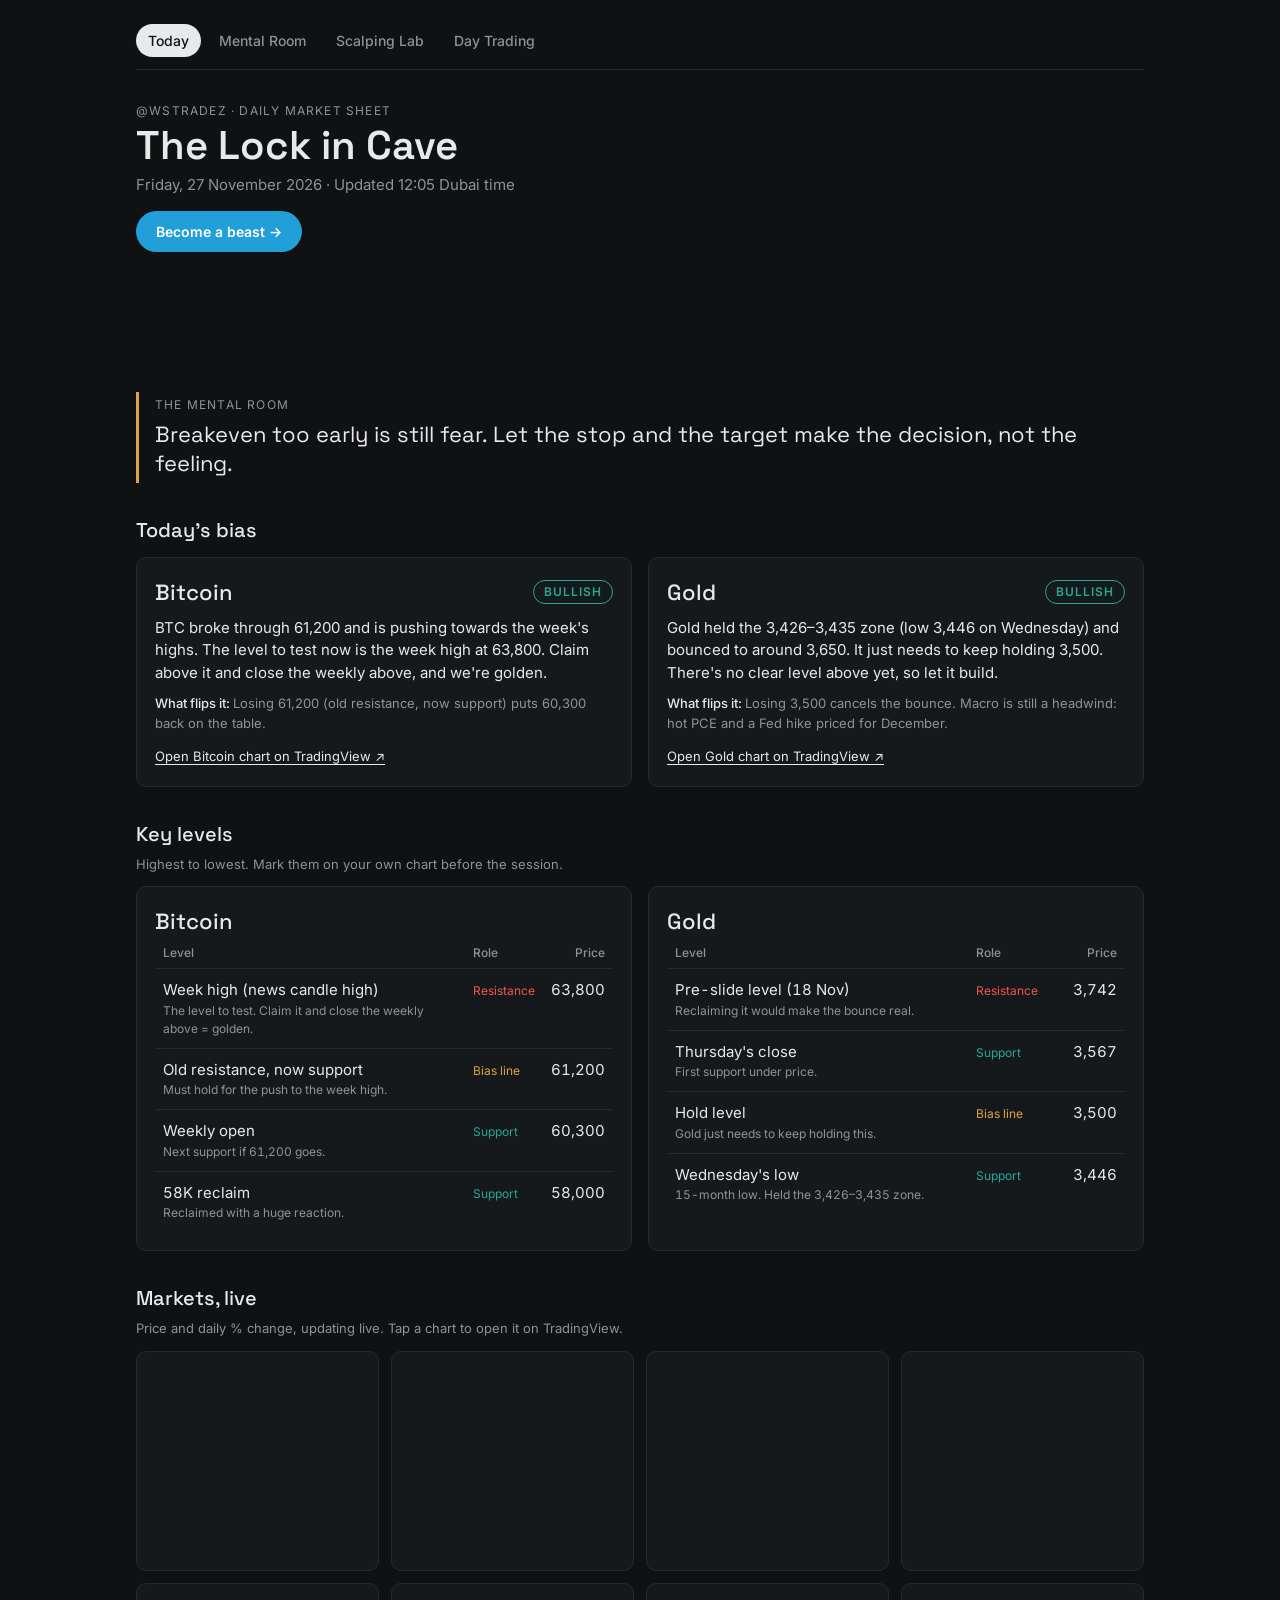
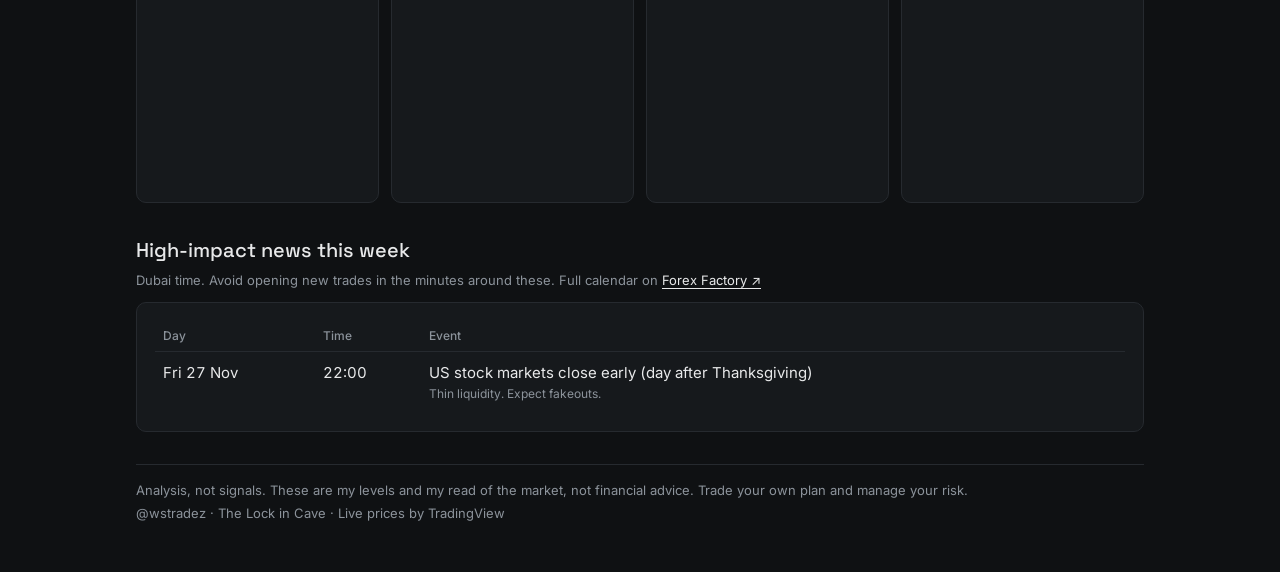
<file: index.html>
<!doctype html>
<html lang="en">
<head>
<meta charset="utf-8">
<meta name="viewport" content="width=device-width, initial-scale=1">
<title>The Lock in Cave</title>
<meta name="description" content="Daily market sheet by @wstradez: live prices, BTC and gold levels and bias. Analysis, not signals.">
<link rel="preconnect" href="https://fonts.googleapis.com">
<link href="https://fonts.googleapis.com/css2?family=Inter:wght@400;500;600&family=Space+Grotesk:wght@500;600&display=swap" rel="stylesheet">
<style>
  :root{
    --bg:#0f1113; --panel:#16191c; --line:#262a2f; --fg:#e8e9ea; --muted:#8c939b;
    --up:#26a69a; --down:#ef5350; --warn:#d9a441;
    --display:"Space Grotesk",system-ui,sans-serif; --body:"Inter",system-ui,sans-serif;
  }
  *{box-sizing:border-box}
  body{margin:0;background:var(--bg);color:var(--fg);font:15px/1.5 var(--body)}
  .wrap{max-width:1040px;margin:0 auto;padding:24px max(16px,env(safe-area-inset-left)) 48px max(16px,env(safe-area-inset-right));display:grid;gap:32px}
  .kicker{font-size:12px;letter-spacing:.1em;text-transform:uppercase;color:var(--muted)}
  h1{font-family:var(--display);font-weight:600;font-size:clamp(28px,5vw,40px);margin:4px 0 0;line-height:1.1}
  .sub{color:var(--muted);margin:6px 0 0}
  h2{font-family:var(--display);font-weight:500;font-size:20px;margin:0 0 12px}
  .note{color:var(--muted);font-size:13px;margin:-6px 0 12px}
  .grid{display:grid;gap:16px;grid-template-columns:repeat(auto-fit,minmax(280px,1fr))}
  .card{background:var(--panel);border:1px solid var(--line);border-radius:10px;padding:18px;min-width:0}
  .top{display:flex;justify-content:space-between;align-items:center;gap:8px;margin-bottom:8px}
  .asset{font-family:var(--display);font-size:22px;font-weight:500}
  .pill{font-size:12px;font-weight:600;letter-spacing:.08em;text-transform:uppercase;padding:2px 10px;border-radius:999px;border:1px solid currentColor}
  .bull{color:var(--up)} .bear{color:var(--down)} .neutral{color:var(--muted)}
  .read{margin:0 0 10px}
  .flip{margin:0 0 12px;font-size:13px;color:var(--muted)} .flip b{color:var(--fg);font-weight:500}
  a{color:var(--fg);text-underline-offset:3px}
  .small{font-size:13px}
  table{width:100%;border-collapse:collapse;font-variant-numeric:tabular-nums}
  th{text-align:left;font-size:12px;font-weight:500;color:var(--muted);padding:6px 8px;border-bottom:1px solid var(--line)}
  td{padding:10px 8px;border-bottom:1px solid var(--line);vertical-align:top}
  tr:last-child td{border-bottom:0}
  .num{text-align:right;white-space:nowrap}
  .lnote{color:var(--muted);font-size:12px}
  .role{font-size:12px;white-space:nowrap}
  .r-res{color:var(--down)} .r-sup{color:var(--up)} .r-bias{color:var(--warn)} .r-tgt{color:var(--muted)}
  .tv{min-height:76px}
  .minis{display:grid;gap:12px;grid-template-columns:repeat(auto-fit,minmax(220px,1fr))}
  .mini{background:var(--panel);border:1px solid var(--line);border-radius:10px;overflow:hidden;min-height:220px}
  .scroll{overflow-x:auto}
  .tg{display:inline-block;margin-top:14px;padding:10px 20px;border-radius:999px;background:#229ED9;color:#fff;text-decoration:none;font-weight:600;font-size:14px}
  .tg-sub{font-size:12px;font-weight:500;opacity:.85;letter-spacing:.04em;text-transform:uppercase}
  .tg:hover{filter:brightness(1.1)}
  [hidden]{display:none!important}
  .mental{border-left:3px solid var(--warn);padding:4px 0 4px 16px}
  .mental p{font-family:var(--display);font-size:clamp(18px,3vw,22px);margin:6px 0 0;line-height:1.35}
  .nav{display:flex;gap:6px;flex-wrap:wrap;border-bottom:1px solid var(--line);padding-bottom:12px}
  .nav a{color:var(--muted);text-decoration:none;font-size:14px;font-weight:500;padding:6px 12px;border-radius:999px}
  .nav a:hover{color:var(--fg)}
  .nav a[aria-current="page"]{color:var(--bg);background:var(--fg)}
  footer{border-top:1px solid var(--line);padding-top:16px;color:var(--muted);font-size:13px;display:grid;gap:4px}
  footer p{margin:0}
</style>
</head>
<body>

<!-- ============ DAILY UPDATE: edit only this block ============ -->
<script src="data/daily.js"></script>
<!-- ============ END DAILY UPDATE ============ -->

<div class="wrap">
  <nav class="nav" aria-label="Sections"><a href="index.html" aria-current="page">Today</a><a href="mental.html">Mental Room</a><a href="scalping.html">Scalping Lab</a><a href="day-trading.html">Day Trading</a></nav>
  <header>
    <div class="kicker">@wstradez · Daily market sheet</div>
    <h1>The Lock in Cave</h1>
    <p class="sub"><span id="date"></span> · <span id="updated"></span></p>
    <a class="tg" id="tg" href="#" target="_blank" rel="noopener" hidden>Become a beast →</a>
  </header>

  <!-- Live ticker tape (TradingView) -->
  <div class="tv">
    <div class="tradingview-widget-container"><div class="tradingview-widget-container__widget"></div>
    <script type="text/javascript" src="https://s3.tradingview.com/external-embedding/embed-widget-ticker-tape.js" async>
    {"symbols":[
      {"proName":"BITSTAMP:BTCUSD","title":"Bitcoin"},
      {"proName":"OANDA:XAUUSD","title":"Gold"},
      {"proName":"FOREXCOM:NSXUSD","title":"Nasdaq 100"},
      {"proName":"AMEX:SPY","title":"SPY"},
      {"proName":"CAPITALCOM:DXY","title":"DXY"}],
     "showSymbolLogo":true,"isTransparent":true,"displayMode":"adaptive","colorTheme":"dark","locale":"en"}
    </script></div>
  </div>

  <section class="mental">
    <div class="kicker">The mental room</div>
    <p id="mental"></p>
  </section>

  <section>
    <h2>Today's bias</h2>
    <div class="grid" id="focus"></div>
  </section>

  <section>
    <h2>Key levels</h2>
    <p class="note">Highest to lowest. Mark them on your own chart before the session.</p>
    <div class="grid" id="levels"></div>
  </section>

  <section>
    <h2>Markets, live</h2>
    <p class="note">Price and daily % change, updating live. Tap a chart to open it on TradingView.</p>
    <div class="minis" id="minis"></div>
  </section>

  <section>
    <h2>High-impact news this week</h2>
    <p class="note">Dubai time. Avoid opening new trades in the minutes around these. Full calendar on <a href="https://www.forexfactory.com/calendar" target="_blank" rel="noopener">Forex Factory ↗</a></p>
    <div class="card scroll"><table><thead><tr><th>Day</th><th>Time</th><th>Event</th></tr></thead><tbody id="news"></tbody></table></div>
  </section>

  <footer>
    <p>Analysis, not signals. These are my levels and my read of the market, not financial advice. Trade your own plan and manage your risk.</p>
    <p>@wstradez · The Lock in Cave · Live prices by TradingView</p>
  </footer>
</div>

<script>
(function(){
  const D = window.DAILY;
  const el = (t, cls, txt) => { const e = document.createElement(t); if (cls) e.className = cls; if (txt != null) e.textContent = txt; return e; };
  const fmt = n => Number(n).toLocaleString("en-US");
  const biasCls = b => /^bull/i.test(b) ? "bull" : /^bear/i.test(b) ? "bear" : "neutral";
  const roleCls = r => /^res/i.test(r) ? "r-res" : /^sup/i.test(r) ? "r-sup" : /^bias/i.test(r) ? "r-bias" : "r-tgt";

  document.getElementById("date").textContent = D.date;
  document.getElementById("updated").textContent = D.updated ? "Updated " + D.updated : "";
  const tg = document.getElementById("tg");
  if (/^https:\/\/t\.me\//.test(D.telegram || "")) { tg.href = D.telegram; tg.hidden = false; }
  document.getElementById("mental").textContent = D.mental || "";

  const F = document.getElementById("focus");
  D.focus.forEach(f => {
    const c = el("article","card"), top = el("div","top");
    top.append(el("span","asset",f.asset), el("span","pill "+biasCls(f.bias), f.bias));
    const flip = el("p","flip"); flip.append(el("b",null,"What flips it: "), document.createTextNode(f.flip));
    const a = el("a","small","Open "+f.asset+" chart on TradingView ↗"); a.href=f.chart; a.target="_blank"; a.rel="noopener";
    c.append(top, el("p","read",f.read), flip, a); F.append(c);
  });

  const L = document.getElementById("levels");
  Object.entries(D.levels).forEach(([asset, rows]) => {
    const c = el("div","card"); c.append(el("div","asset",asset));
    const wrap = el("div","scroll"), t = el("table"), tb = el("tbody");
    t.innerHTML = "<thead><tr><th>Level</th><th>Role</th><th class='num'>Price</th></tr></thead>";
    rows.slice().sort((a,b)=>b.price-a.price).forEach(r => {
      const tr = el("tr"), td1 = el("td");
      td1.append(el("div",null,r.level), el("div","lnote",r.note));
      const td2 = el("td"); td2.append(el("span","role "+roleCls(r.role), r.role));
      tr.append(td1, td2, el("td","num",fmt(r.price))); tb.append(tr);
    });
    t.append(tb); wrap.append(t); c.append(wrap); L.append(c);
  });

  const N = document.getElementById("news");
  D.news.forEach(n => {
    const tr = el("tr"), td = el("td");
    td.append(el("div",null,n.event)); if (n.note) td.append(el("div","lnote",n.note));
    tr.append(el("td",null,n.day), el("td",null,n.time), td); N.append(tr);
  });

  // Live mini charts (TradingView)
  const M = document.getElementById("minis");
  [["BITSTAMP:BTCUSD"],["BITSTAMP:ETHUSD"],["BYBIT:HYPEUSDT"],["OANDA:XAUUSD"],["FOREXCOM:NSXUSD"],["FOREXCOM:SPXUSD"],["NASDAQ:NVDA"],["CAPITALCOM:DXY"]].forEach(([sym]) => {
    const box = el("div","mini tradingview-widget-container"); box.append(el("div","tradingview-widget-container__widget"));
    const s = document.createElement("script");
    s.src = "https://s3.tradingview.com/external-embedding/embed-widget-mini-symbol-overview.js"; s.async = true;
    s.text = JSON.stringify({symbol:sym,width:"100%",height:220,locale:"en",dateRange:"1D",colorTheme:"dark",isTransparent:true,autosize:false,largeChartUrl:""});
    box.append(s); M.append(box);
  });
})();
</script>
</body>
</html>
</file>
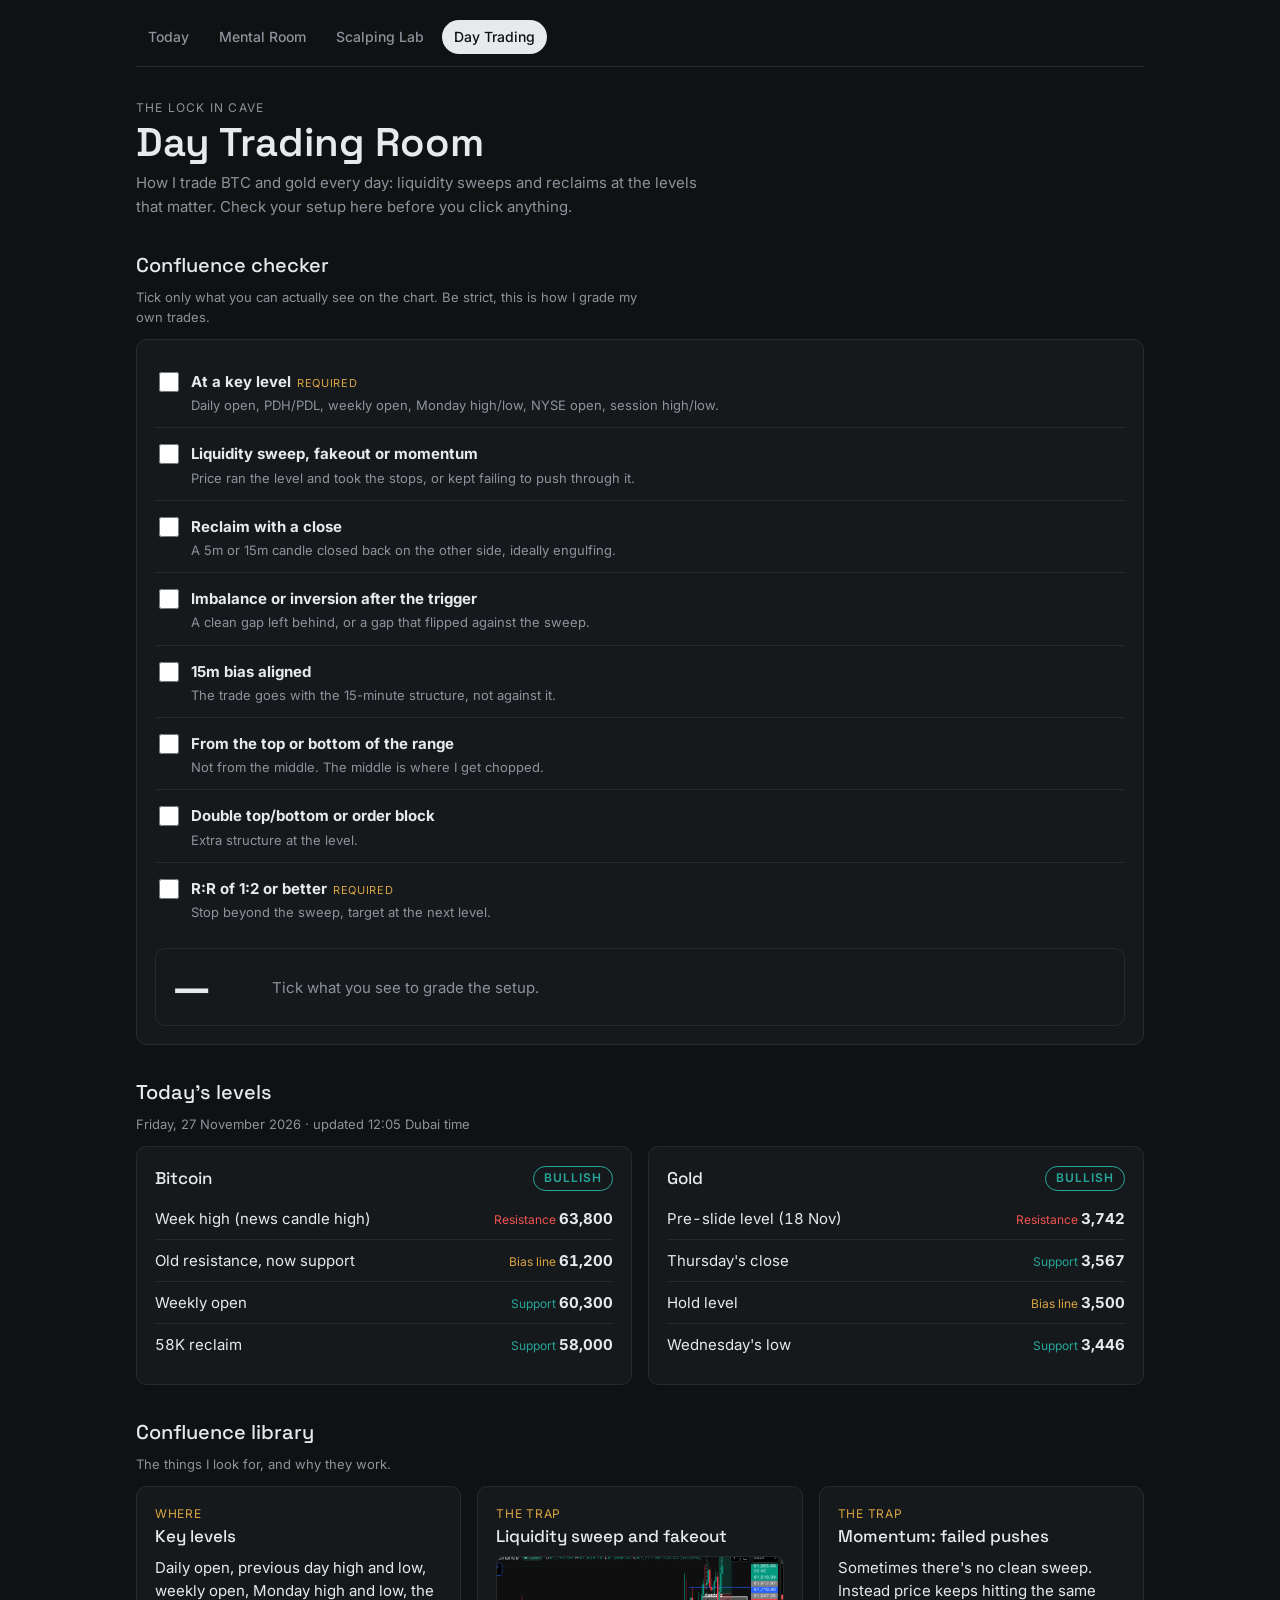
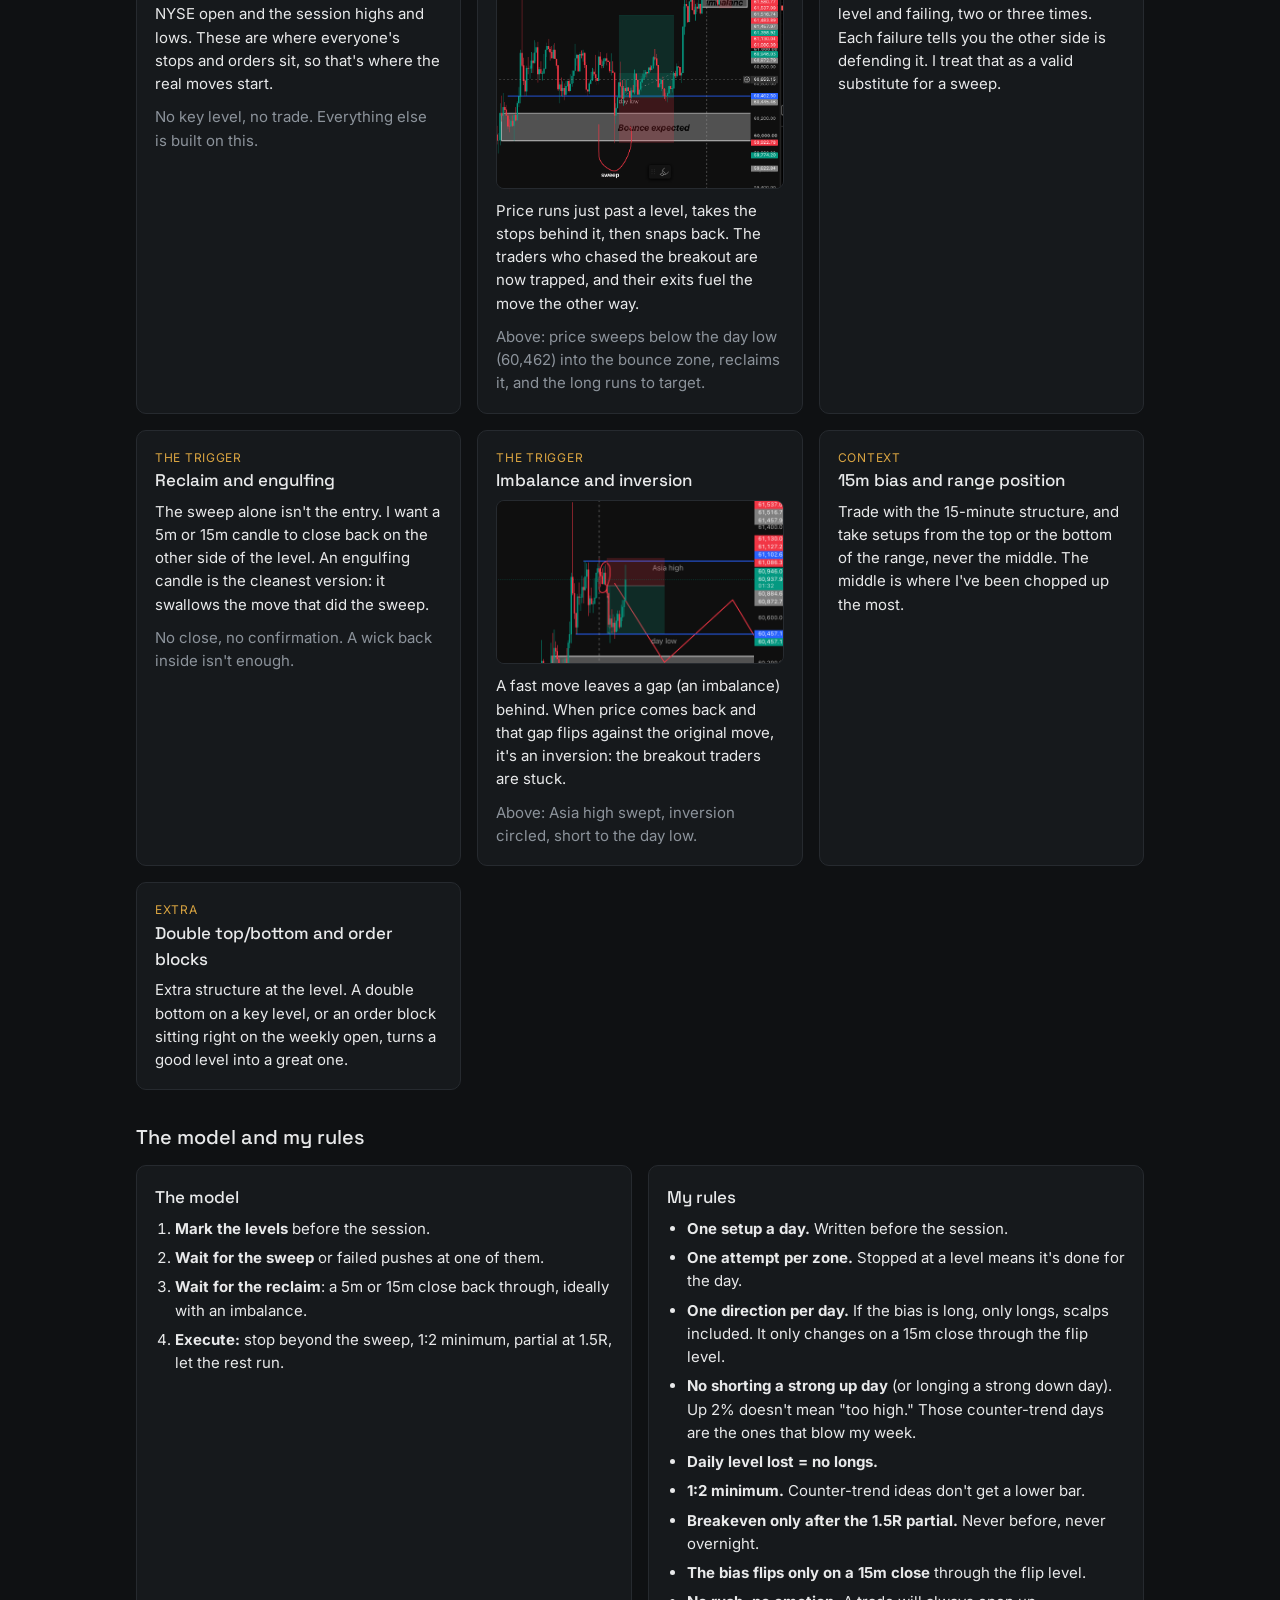
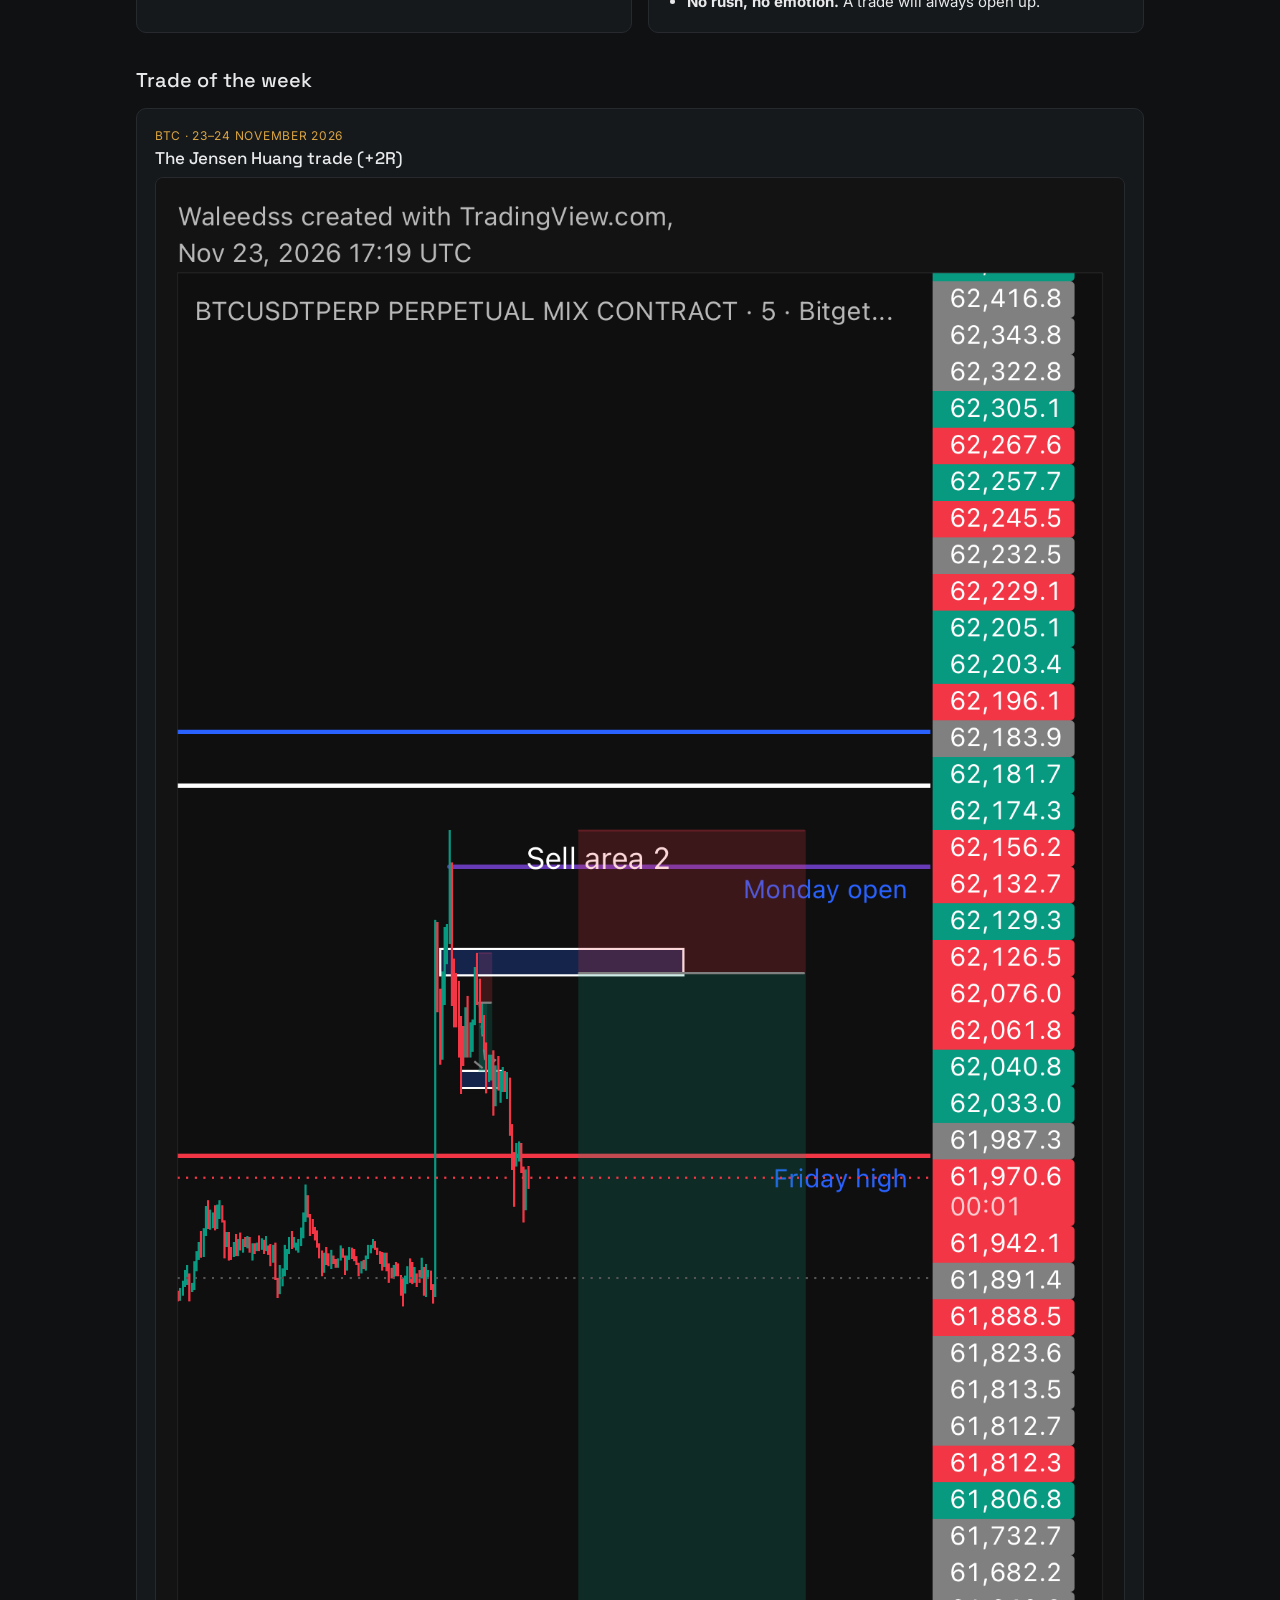
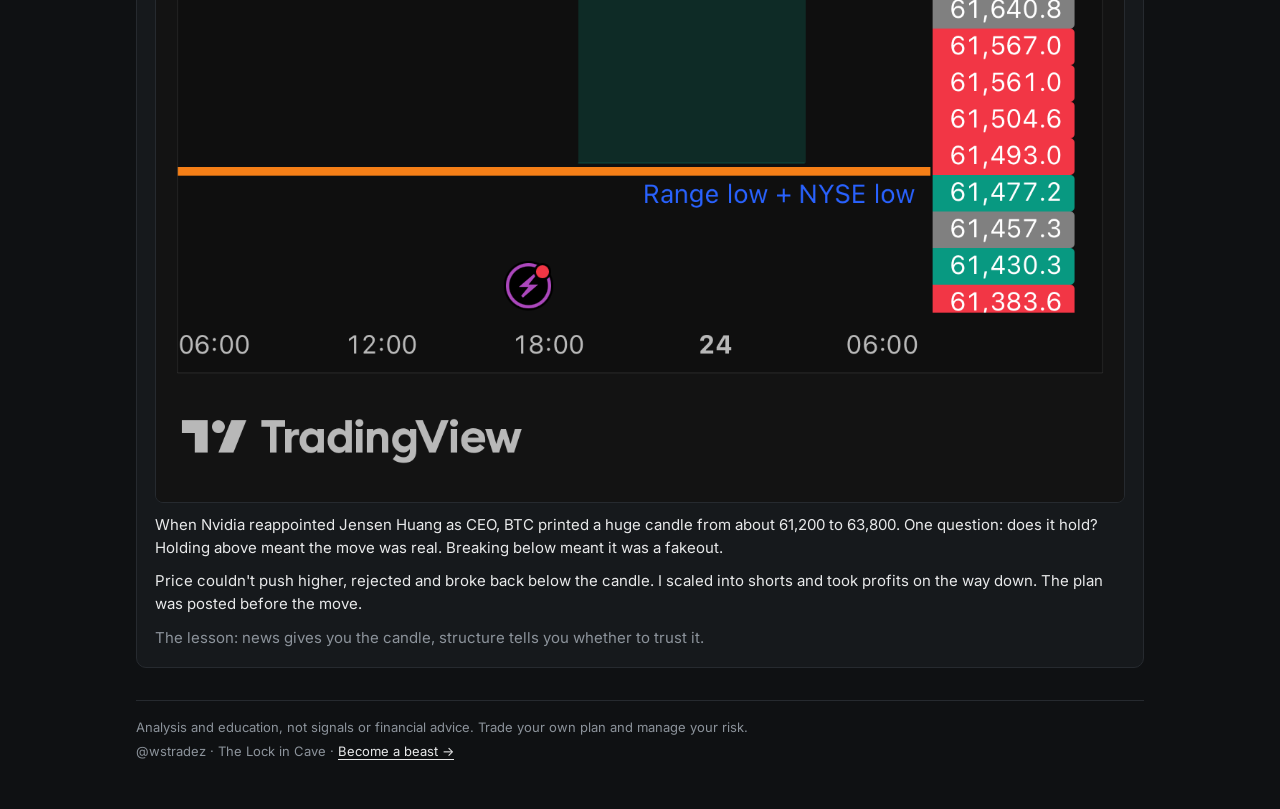
<file: day-trading.html>
<!doctype html>
<html lang="en">
<head>
<meta charset="utf-8">
<meta name="viewport" content="width=device-width, initial-scale=1">
<title>Day Trading · The Lock in Cave</title>
<link rel="preconnect" href="https://fonts.googleapis.com">
<link href="https://fonts.googleapis.com/css2?family=Inter:wght@400;500;600&family=Space+Grotesk:wght@500;600&display=swap" rel="stylesheet">
<link rel="stylesheet" href="assets/site.css">
<style>
  .check{display:grid;gap:2px}
  .check label{display:flex;gap:12px;align-items:flex-start;padding:12px 4px;border-bottom:1px solid var(--line);cursor:pointer}
  .check label:last-child{border-bottom:0}
  .check input{width:20px;height:20px;margin:2px 0 0;accent-color:var(--up);flex:none}
  .check small{display:block;color:var(--muted);font-size:13px;margin-top:2px}
  .req{font-size:11px;letter-spacing:.06em;text-transform:uppercase;color:var(--warn);margin-left:6px}
  .grade{display:flex;align-items:center;gap:16px;flex-wrap:wrap;margin-top:14px;padding:16px;border:1px solid var(--line);border-radius:10px}
  .grade .g{font-family:var(--display);font-size:44px;font-weight:600;line-height:1;min-width:84px}
  .g-ap{color:var(--up)} .g-a{color:var(--up)} .g-b{color:var(--warn)} .g-skip{color:var(--down)}
  .lib img{width:100%;border-radius:8px;border:1px solid var(--line);margin:4px 0 10px;display:block}
  .lib .tag{font-size:12px;letter-spacing:.06em;text-transform:uppercase;color:var(--warn)}
  .lv-row{display:flex;justify-content:space-between;gap:12px;padding:9px 0;border-bottom:1px solid var(--line);font-variant-numeric:tabular-nums}
  .lv-row:last-child{border-bottom:0}
  .r-res{color:var(--down)} .r-sup{color:var(--up)} .r-bias{color:var(--warn)} .r-tgt{color:var(--muted)}
  .pill{font-size:12px;font-weight:600;letter-spacing:.08em;text-transform:uppercase;padding:2px 10px;border-radius:999px;border:1px solid currentColor}
</style>
</head>
<body>
<div class="wrap">
  <nav class="nav" aria-label="Sections"><a href="index.html">Today</a><a href="mental.html">Mental Room</a><a href="scalping.html">Scalping Lab</a><a href="day-trading.html" aria-current="page">Day Trading</a></nav>
  <header>
    <div class="kicker">The Lock in Cave</div>
    <h1>Day Trading Room</h1>
    <p class="sub">How I trade BTC and gold every day: liquidity sweeps and reclaims at the levels that matter. Check your setup here before you click anything.</p>
  </header>

  <section id="checker">
    <h2>Confluence checker</h2>
    <p class="note">Tick only what you can actually see on the chart. Be strict, this is how I grade my own trades.</p>
    <div class="card">
      <div class="check" id="check">
        <label><input type="checkbox" data-k="level" data-req="1"><span><b>At a key level</b><span class="req">Required</span><small>Daily open, PDH/PDL, weekly open, Monday high/low, NYSE open, session high/low.</small></span></label>
        <label><input type="checkbox" data-k="sweep"><span><b>Liquidity sweep, fakeout or momentum</b><small>Price ran the level and took the stops, or kept failing to push through it.</small></span></label>
        <label><input type="checkbox" data-k="reclaim"><span><b>Reclaim with a close</b><small>A 5m or 15m candle closed back on the other side, ideally engulfing.</small></span></label>
        <label><input type="checkbox" data-k="imb"><span><b>Imbalance or inversion after the trigger</b><small>A clean gap left behind, or a gap that flipped against the sweep.</small></span></label>
        <label><input type="checkbox" data-k="bias"><span><b>15m bias aligned</b><small>The trade goes with the 15-minute structure, not against it.</small></span></label>
        <label><input type="checkbox" data-k="edge"><span><b>From the top or bottom of the range</b><small>Not from the middle. The middle is where I get chopped.</small></span></label>
        <label><input type="checkbox" data-k="pattern"><span><b>Double top/bottom or order block</b><small>Extra structure at the level.</small></span></label>
        <label><input type="checkbox" data-k="rr" data-req="1"><span><b>R:R of 1:2 or better</b><span class="req">Required</span><small>Stop beyond the sweep, target at the next level.</small></span></label>
      </div>
      <div class="grade"><div class="g" id="grade">—</div><div id="grade-msg" class="muted">Tick what you see to grade the setup.</div></div>
    </div>
  </section>

  <section id="levels">
    <h2>Today's levels</h2>
    <p class="note" id="lv-date"></p>
    <div class="grid" id="lv"></div>
  </section>

  <section id="library">
    <h2>Confluence library</h2>
    <p class="note">The things I look for, and why they work.</p>
    <div class="grid lib">
      <article class="card">
        <div class="tag">Where</div>
        <h3>Key levels</h3>
        <p>Daily open, previous day high and low, weekly open, Monday high and low, the NYSE open and the session highs and lows. These are where everyone's stops and orders sit, so that's where the real moves start.</p>
        <p class="muted">No key level, no trade. Everything else is built on this.</p>
      </article>
      <article class="card">
        <div class="tag">The trap</div>
        <h3>Liquidity sweep and fakeout</h3>
        <img src="assets/library/day-low-sweep-15m.png" alt="BTC 15-minute chart: price sweeps below the day low at 60,462 into the bounce zone near 60,000, reclaims the day low, and the long runs to target above 61,400" loading="lazy">
        <p>Price runs just past a level, takes the stops behind it, then snaps back. The traders who chased the breakout are now trapped, and their exits fuel the move the other way.</p>
        <p class="muted">Above: price sweeps below the day low (60,462) into the bounce zone, reclaims it, and the long runs to target.</p>
      </article>
      <article class="card">
        <div class="tag">The trap</div>
        <h3>Momentum: failed pushes</h3>
        <p>Sometimes there's no clean sweep. Instead price keeps hitting the same level and failing, two or three times. Each failure tells you the other side is defending it. I treat that as a valid substitute for a sweep.</p>
      </article>
      <article class="card">
        <div class="tag">The trigger</div>
        <h3>Reclaim and engulfing</h3>
        <p>The sweep alone isn't the entry. I want a 5m or 15m candle to close back on the other side of the level. An engulfing candle is the cleanest version: it swallows the move that did the sweep.</p>
        <p class="muted">No close, no confirmation. A wick back inside isn't enough.</p>
      </article>
      <article class="card">
        <div class="tag">The trigger</div>
        <h3>Imbalance and inversion</h3>
        <img src="assets/trades/2026-11-26-btc-short-asia-sweep.png" alt="BTC 1-minute chart: price sweeps the Asia high at 61,102, the inversion candles are circled, and a short runs to the day low" loading="lazy">
        <p>A fast move leaves a gap (an imbalance) behind. When price comes back and that gap flips against the original move, it's an inversion: the breakout traders are stuck.</p>
        <p class="muted">Above: Asia high swept, inversion circled, short to the day low.</p>
      </article>
      <article class="card">
        <div class="tag">Context</div>
        <h3>15m bias and range position</h3>
        <p>Trade with the 15-minute structure, and take setups from the top or the bottom of the range, never the middle. The middle is where I've been chopped up the most.</p>
      </article>
      <article class="card">
        <div class="tag">Extra</div>
        <h3>Double top/bottom and order blocks</h3>
        <p>Extra structure at the level. A double bottom on a key level, or an order block sitting right on the weekly open, turns a good level into a great one.</p>
      </article>
    </div>
  </section>

  <section id="model">
    <h2>The model and my rules</h2>
    <div class="grid">
      <div class="card">
        <h3>The model</h3>
        <ol class="steps">
          <li><b>Mark the levels</b> before the session.</li>
          <li><b>Wait for the sweep</b> or failed pushes at one of them.</li>
          <li><b>Wait for the reclaim</b>: a 5m or 15m close back through, ideally with an imbalance.</li>
          <li><b>Execute:</b> stop beyond the sweep, 1:2 minimum, partial at 1.5R, let the rest run.</li>
        </ol>
      </div>
      <div class="card">
        <h3>My rules</h3>
        <ul class="list">
          <li><b>One setup a day.</b> Written before the session.</li>
          <li><b>One attempt per zone.</b> Stopped at a level means it's done for the day.</li>
          <li><b>One direction per day.</b> If the bias is long, only longs, scalps included. It only changes on a 15m close through the flip level.</li>
          <li><b>No shorting a strong up day</b> (or longing a strong down day). Up 2% doesn't mean "too high." Those counter-trend days are the ones that blow my week.</li>
          <li><b>Daily level lost = no longs.</b></li>
          <li><b>1:2 minimum.</b> Counter-trend ideas don't get a lower bar.</li>
          <li><b>Breakeven only after the 1.5R partial.</b> Never before, never overnight.</li>
          <li><b>The bias flips only on a 15m close</b> through the flip level.</li>
          <li><b>No rush, no emotion.</b> A trade will always open up.</li>
        </ul>
      </div>
    </div>
  </section>

  <section id="trade-of-the-week">
    <h2>Trade of the week</h2>
    <div class="card lib">
      <div class="tag">BTC · 23–24 November 2026</div>
      <h3>The Jensen Huang trade (+2R)</h3>
      <img src="assets/library/jensen-trade.png" alt="BTC 5-minute chart with the Jensen Huang news candle, Monday open and Friday high marked, and the short drawn from sell area 2 down to the range low" loading="lazy">
      <p>When Nvidia reappointed Jensen Huang as CEO, BTC printed a huge candle from about 61,200 to 63,800. One question: does it hold? Holding above meant the move was real. Breaking below meant it was a fakeout.</p>
      <p>Price couldn't push higher, rejected and broke back below the candle. I scaled into shorts and took profits on the way down. The plan was posted before the move.</p>
      <p class="muted">The lesson: news gives you the candle, structure tells you whether to trust it.</p>
    </div>
  </section>

  <footer>
    <p>Analysis and education, not signals or financial advice. Trade your own plan and manage your risk.</p>
    <p>@wstradez · The Lock in Cave · <a href="https://t.me/beasttrader03" target="_blank" rel="noopener">Become a beast →</a></p>
  </footer>
</div>
<script src="data/daily.js"></script>
<script>
(function(){
  // Confluence checker
  const boxes = [...document.querySelectorAll('#check input')], g = document.getElementById('grade'), m = document.getElementById('grade-msg');
  const grade = () => {
    const on = k => boxes.find(b => b.dataset.k === k).checked;
    const extras = boxes.filter(b => !b.dataset.req && b.checked).length;
    if (!boxes.some(b => b.checked)) { g.textContent = '—'; g.className = 'g'; m.textContent = 'Tick what you see to grade the setup.'; return; }
    if (!on('level')) { g.textContent = 'SKIP'; g.className = 'g g-skip'; m.textContent = "No key level, no trade. Wait for price to come to one."; return; }
    if (!on('rr')) { g.textContent = 'SKIP'; g.className = 'g g-skip'; m.textContent = "Under 1:2. Find a better entry or let it go."; return; }
    if (extras >= 5) { g.textContent = 'A+'; g.className = 'g g-ap'; m.textContent = "This is the one. Full plan, stop set, and hands off."; }
    else if (extras === 4) { g.textContent = 'A'; g.className = 'g g-a'; m.textContent = "Solid setup. Stick to the plan."; }
    else if (extras === 3) { g.textContent = 'B'; g.className = 'g g-b'; m.textContent = "Tradeable, but not great. Half size, or wait for one more confirmation."; }
    else { g.textContent = 'SKIP'; g.className = 'g g-skip'; m.textContent = "Not enough confluence. That's the trade I take when I'm rushing."; }
  };
  boxes.forEach(b => b.addEventListener('change', grade));

  // Today's levels from the daily update
  const D = window.DAILY || {}, lv = document.getElementById('lv');
  document.getElementById('lv-date').textContent = D.date ? D.date + (D.updated ? ' · updated ' + D.updated : '') : '';
  const fmt = n => Number(n).toLocaleString('en-US');
  const roleCls = r => /^res/i.test(r) ? 'r-res' : /^sup/i.test(r) ? 'r-sup' : /^bias/i.test(r) ? 'r-bias' : 'r-tgt';
  const biasCls = b => /^bull/i.test(b) ? 'up' : /^bear/i.test(b) ? 'down' : 'muted';
  Object.entries(D.levels || {}).forEach(([asset, rows]) => {
    const c = document.createElement('div'); c.className = 'card';
    const top = document.createElement('div'); top.style.cssText = 'display:flex;justify-content:space-between;align-items:center;gap:8px;margin-bottom:6px';
    const h = document.createElement('h3'); h.textContent = asset; h.style.margin = '0';
    top.append(h);
    const f = (D.focus || []).find(x => x.asset === asset);
    if (f) { const p = document.createElement('span'); p.className = 'pill ' + biasCls(f.bias); p.textContent = f.bias; top.append(p); }
    c.append(top);
    rows.slice().sort((a, b) => b.price - a.price).forEach(r => {
      const row = document.createElement('div'); row.className = 'lv-row';
      const l = document.createElement('span'); l.textContent = r.level;
      const right = document.createElement('span');
      const role = document.createElement('span'); role.className = roleCls(r.role); role.style.fontSize = '12px'; role.textContent = r.role + '  ';
      const pr = document.createElement('b'); pr.textContent = fmt(r.price);
      right.append(role, pr); row.append(l, right); c.append(row);
    });
    lv.append(c);
  });
  if (!lv.children.length) { const p = document.createElement('p'); p.className = 'muted'; p.textContent = "Today's levels are coming shortly."; lv.append(p); }
})();
</script>
</body>
</html>
</file>
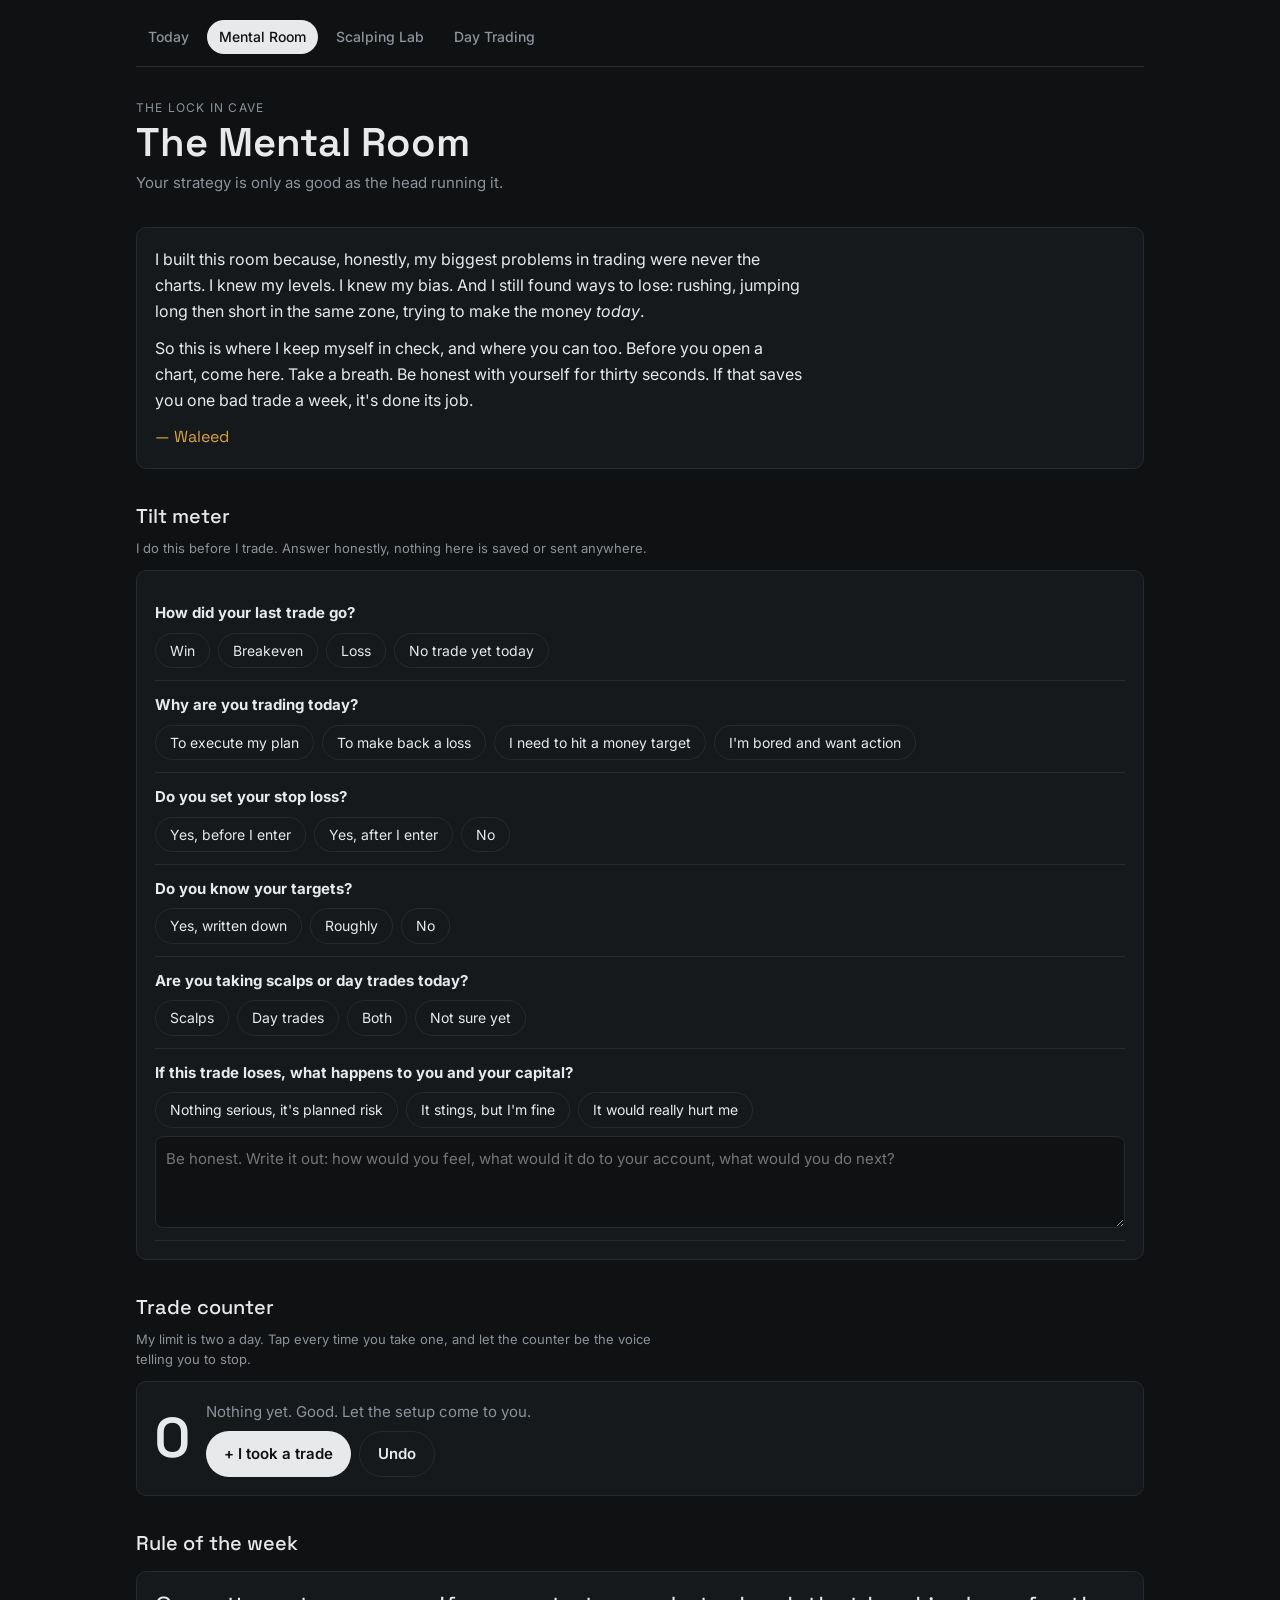
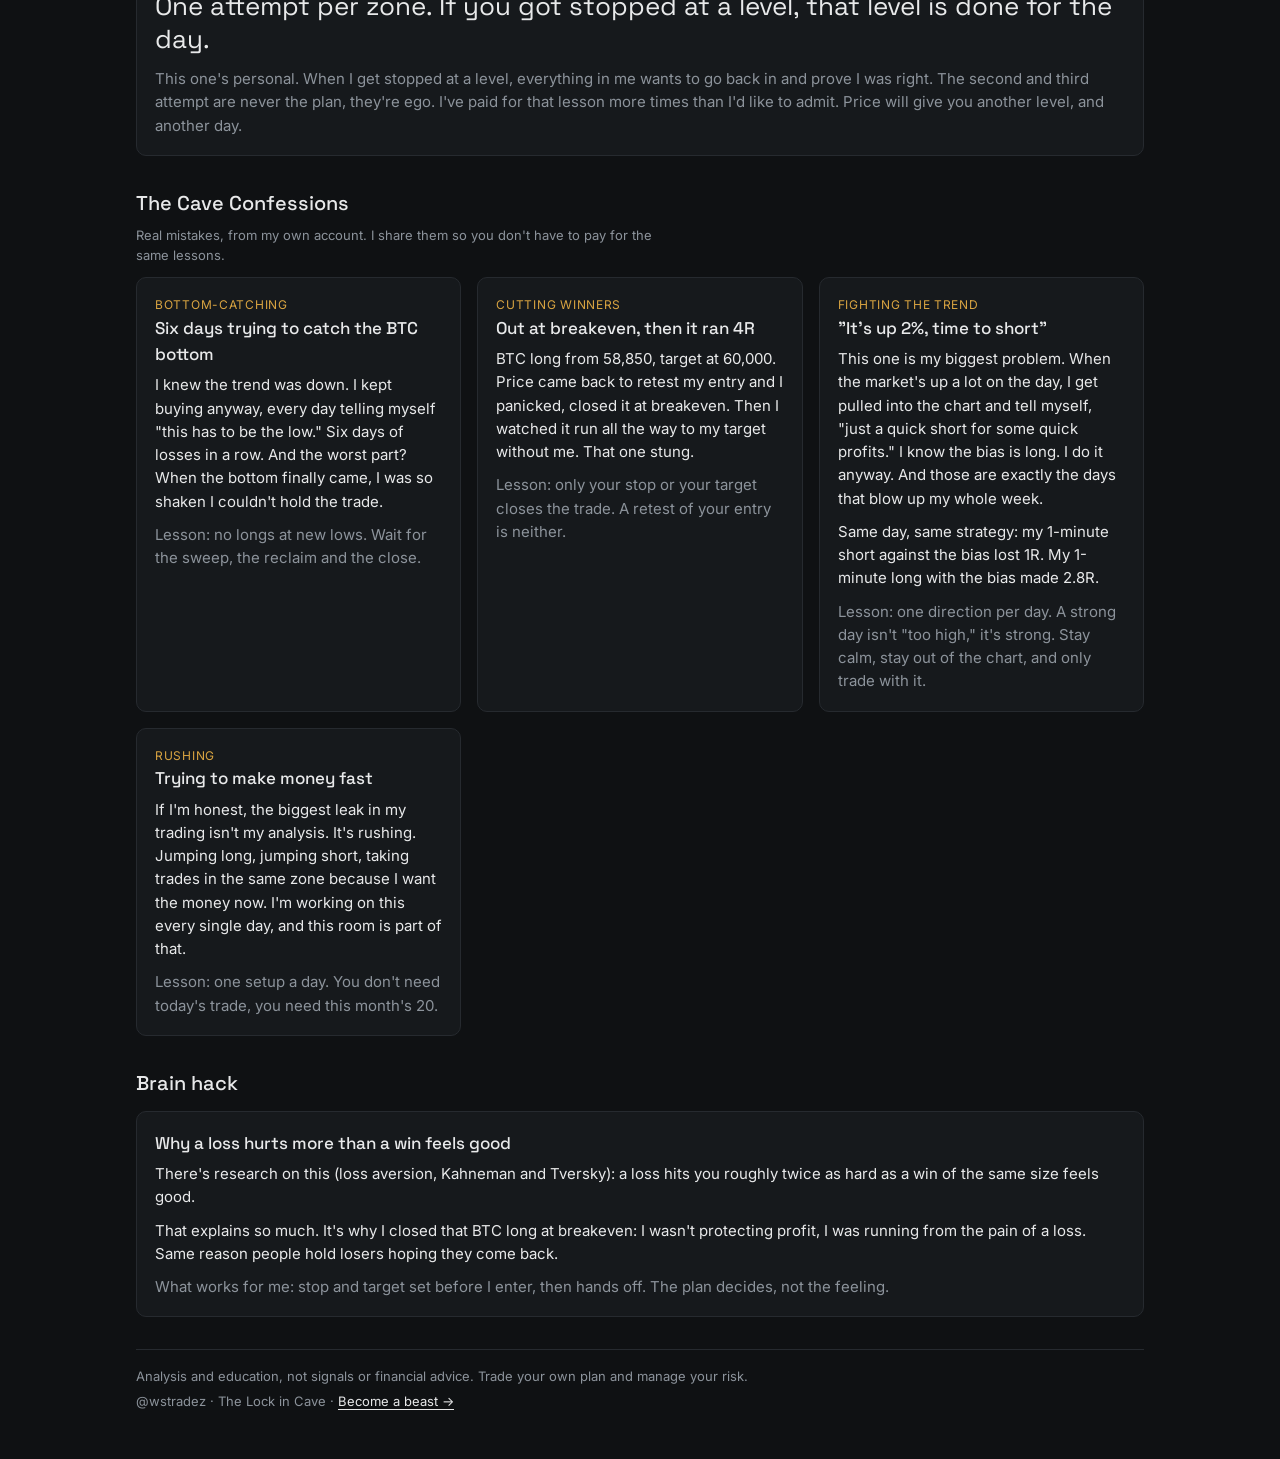
<file: mental.html>
<!doctype html>
<html lang="en">
<head>
<meta charset="utf-8">
<meta name="viewport" content="width=device-width, initial-scale=1">
<title>The Mental Room · The Lock in Cave</title>
<link rel="preconnect" href="https://fonts.googleapis.com">
<link href="https://fonts.googleapis.com/css2?family=Inter:wght@400;500;600&family=Space+Grotesk:wght@500;600&display=swap" rel="stylesheet">
<link rel="stylesheet" href="assets/site.css">
<style>
  .q{display:grid;gap:8px;padding:12px 0;border-bottom:1px solid var(--line)}
  .q:last-of-type{border-bottom:0}
  .opts{display:flex;gap:8px;flex-wrap:wrap}
  .opts label{border:1px solid var(--line);border-radius:999px;padding:6px 14px;cursor:pointer;font-size:14px}
  .opts input{position:absolute;opacity:0;pointer-events:none}
  .opts input:checked+span{font-weight:600}
  .opts label:has(input:checked){background:var(--fg);color:var(--bg);border-color:var(--fg)}
  .opts label:has(input:focus-visible){outline:2px solid var(--warn);outline-offset:2px}
  .verdict{margin-top:14px;padding:14px;border-radius:10px;border:1px solid var(--line);font-weight:500}
  .verdict.g{border-color:var(--up);color:var(--up)} .verdict.a{border-color:var(--warn);color:var(--warn)} .verdict.r{border-color:var(--down);color:var(--down)}
  .q textarea{width:100%;background:var(--bg);color:var(--fg);border:1px solid var(--line);border-radius:8px;padding:10px;font:inherit;resize:vertical}
  .q textarea:focus-visible{outline:2px solid var(--warn);outline-offset:1px}
  .tips{margin:10px 0 0;padding-left:18px;color:var(--fg);font-weight:400;display:grid;gap:4px}
  .counter{display:flex;align-items:center;gap:16px;flex-wrap:wrap}
  .count{font-family:var(--display);font-size:56px;font-weight:600;line-height:1;font-variant-numeric:tabular-nums}
  .confession .tag{font-size:12px;letter-spacing:.06em;text-transform:uppercase;color:var(--warn)}
  .letter p{font-size:16px;line-height:1.65;max-width:65ch}
  .letter .sign{font-family:var(--display);color:var(--warn);margin-top:4px}
  .rule{font-family:var(--display);font-size:clamp(20px,3.4vw,26px);line-height:1.3;margin:0 0 10px}
</style>
</head>
<body>
<div class="wrap">
<nav class="nav" aria-label="Sections"><a href="index.html">Today</a><a href="mental.html" aria-current="page">Mental Room</a><a href="scalping.html">Scalping Lab</a><a href="day-trading.html">Day Trading</a></nav>
  <header>
    <div class="kicker">The Lock in Cave</div>
    <h1>The Mental Room</h1>
    <p class="sub">Your strategy is only as good as the head running it.</p>
  </header>

  <section>
    <div class="card letter">
      <p>I built this room because, honestly, my biggest problems in trading were never the charts. I knew my levels. I knew my bias. And I still found ways to lose: rushing, jumping long then short in the same zone, trying to make the money <i>today</i>.</p>
      <p>So this is where I keep myself in check, and where you can too. Before you open a chart, come here. Take a breath. Be honest with yourself for thirty seconds. If that saves you one bad trade a week, it's done its job.</p>
      <p class="sign">— Waleed</p>
    </div>
  </section>

  <section>
    <h2>Tilt meter</h2>
    <p class="note">I do this before I trade. Answer honestly, nothing here is saved or sent anywhere.</p>
    <div class="card" id="tilt">
      <div class="q"><b>How did your last trade go?</b><div class="opts">
        <label><input type="radio" name="last" value="0"><span>Win</span></label>
        <label><input type="radio" name="last" value="1"><span>Breakeven</span></label>
        <label><input type="radio" name="last" value="2"><span>Loss</span></label>
        <label><input type="radio" name="last" value="0"><span>No trade yet today</span></label>
      </div></div>
      <div class="q"><b>Why are you trading today?</b><div class="opts">
        <label><input type="radio" name="why" value="0"><span>To execute my plan</span></label>
        <label><input type="radio" name="why" value="3"><span>To make back a loss</span></label>
        <label><input type="radio" name="why" value="3"><span>I need to hit a money target</span></label>
        <label><input type="radio" name="why" value="3"><span>I'm bored and want action</span></label>
      </div></div>
      <div class="q"><b>Do you set your stop loss?</b><div class="opts">
        <label><input type="radio" name="stop" value="0"><span>Yes, before I enter</span></label>
        <label><input type="radio" name="stop" value="1"><span>Yes, after I enter</span></label>
        <label><input type="radio" name="stop" value="5"><span>No</span></label>
      </div></div>
      <div class="q"><b>Do you know your targets?</b><div class="opts">
        <label><input type="radio" name="target" value="0"><span>Yes, written down</span></label>
        <label><input type="radio" name="target" value="1"><span>Roughly</span></label>
        <label><input type="radio" name="target" value="2"><span>No</span></label>
      </div></div>
      <div class="q"><b>Are you taking scalps or day trades today?</b><div class="opts">
        <label><input type="radio" name="style" value="0"><span>Scalps</span></label>
        <label><input type="radio" name="style" value="0"><span>Day trades</span></label>
        <label><input type="radio" name="style" value="1"><span>Both</span></label>
        <label><input type="radio" name="style" value="2"><span>Not sure yet</span></label>
      </div></div>
      <div class="q"><b>If this trade loses, what happens to you and your capital?</b><div class="opts">
        <label><input type="radio" name="lose" value="0"><span>Nothing serious, it's planned risk</span></label>
        <label><input type="radio" name="lose" value="1"><span>It stings, but I'm fine</span></label>
        <label><input type="radio" name="lose" value="4"><span>It would really hurt me</span></label>
      </div>
        <textarea id="lose-text" rows="3" placeholder="Be honest. Write it out: how would you feel, what would it do to your account, what would you do next?" aria-label="What happens if this trade loses"></textarea>
</div>
      <div class="verdict" id="verdict" hidden></div>
    </div>
  </section>

  <section>
    <h2>Trade counter</h2>
    <p class="note">My limit is two a day. Tap every time you take one, and let the counter be the voice telling you to stop.</p>
    <div class="card counter">
      <div class="count" id="count">0</div>
      <div style="display:grid;gap:8px">
        <div id="count-msg" class="muted">No trades yet. Wait for your setup.</div>
        <div style="display:flex;gap:8px;flex-wrap:wrap"><button class="btn" id="add">+ I took a trade</button><button class="btn ghost" id="undo">Undo</button></div>
      </div>
    </div>
  </section>

  <section>
    <h2>Rule of the week</h2>
    <div class="card">
      <p class="rule">One attempt per zone. If you got stopped at a level, that level is done for the day.</p>
      <p class="muted">This one's personal. When I get stopped at a level, everything in me wants to go back in and prove I was right. The second and third attempt are never the plan, they're ego. I've paid for that lesson more times than I'd like to admit. Price will give you another level, and another day.</p>
    </div>
  </section>

  <section>
    <h2>The Cave Confessions</h2>
    <p class="note">Real mistakes, from my own account. I share them so you don't have to pay for the same lessons.</p>
    <div class="grid">
      <article class="card confession">
        <div class="tag">Bottom-catching</div>
        <h3>Six days trying to catch the BTC bottom</h3>
        <p>I knew the trend was down. I kept buying anyway, every day telling myself "this has to be the low." Six days of losses in a row. And the worst part? When the bottom finally came, I was so shaken I couldn't hold the trade.</p>
        <p class="muted">Lesson: no longs at new lows. Wait for the sweep, the reclaim and the close.</p>
      </article>
      <article class="card confession">
        <div class="tag">Cutting winners</div>
        <h3>Out at breakeven, then it ran 4R</h3>
        <p>BTC long from 58,850, target at 60,000. Price came back to retest my entry and I panicked, closed it at breakeven. Then I watched it run all the way to my target without me. That one stung.</p>
        <p class="muted">Lesson: only your stop or your target closes the trade. A retest of your entry is neither.</p>
      </article>
      <article class="card confession">
        <div class="tag">Fighting the trend</div>
        <h3>"It's up 2%, time to short"</h3>
        <p>This one is my biggest problem. When the market's up a lot on the day, I get pulled into the chart and tell myself, "just a quick short for some quick profits." I know the bias is long. I do it anyway. And those are exactly the days that blow up my whole week.</p>
        <p>Same day, same strategy: my 1-minute short against the bias lost 1R. My 1-minute long with the bias made 2.8R.</p>
        <p class="muted">Lesson: one direction per day. A strong day isn't "too high," it's strong. Stay calm, stay out of the chart, and only trade with it.</p>
      </article>
      <article class="card confession">
        <div class="tag">Rushing</div>
        <h3>Trying to make money fast</h3>
        <p>If I'm honest, the biggest leak in my trading isn't my analysis. It's rushing. Jumping long, jumping short, taking trades in the same zone because I want the money now. I'm working on this every single day, and this room is part of that.</p>
        <p class="muted">Lesson: one setup a day. You don't need today's trade, you need this month's 20.</p>
      </article>
    </div>
  </section>

  <section>
    <h2>Brain hack</h2>
    <div class="card">
      <h3>Why a loss hurts more than a win feels good</h3>
      <p>There's research on this (loss aversion, Kahneman and Tversky): a loss hits you roughly twice as hard as a win of the same size feels good.</p>
      <p>That explains so much. It's why I closed that BTC long at breakeven: I wasn't protecting profit, I was running from the pain of a loss. Same reason people hold losers hoping they come back.</p>
      <p class="muted">What works for me: stop and target set before I enter, then hands off. The plan decides, not the feeling.</p>
    </div>
  </section>

  <footer>
    <p>Analysis and education, not signals or financial advice. Trade your own plan and manage your risk.</p>
    <p>@wstradez · The Lock in Cave · <a href="https://t.me/beasttrader03" target="_blank" rel="noopener">Become a beast →</a></p>
  </footer>
</div>
<script>
(function(){
  const qs = ["last","why","stop","target","style","lose"], v = document.getElementById("verdict");
  const val = q => { const c = document.querySelector('input[name="'+q+'"]:checked'); return c ? Number(c.value) : null; };
  document.getElementById("tilt").addEventListener("change", () => {
    const ans = Object.fromEntries(qs.map(q => [q, val(q)]));
    if (qs.some(q => ans[q] === null)) { v.hidden = true; return; }
    const score = qs.reduce((t, q) => t + ans[q], 0);
    const tips = [];
    if (ans.why >= 3) tips.push("You're trading for the money, not the setup. That's exactly when I rush and overtrade.");
    if (ans.stop === 1) tips.push("Set the stop before you enter, not after. After is when the excuses start.");
    if (ans.target >= 1) tips.push("Write your target down before entry, or you'll close early the moment it gets scary.");
    if (ans.style >= 1) tips.push("Pick one today: scalp or day trade. Mixing them is how long and short end up in the same zone.");
    if (ans.lose >= 4) tips.push("If a loss would really hurt, your size is too big. Cut it until a loss is just a number.");
    if (ans.last === 2) tips.push("Last one was a loss. Don't try to win it back on the next one.");
    let cls, head;
    if (ans.stop === 5) { cls = "r"; head = "Red. No stop loss, no trade. I don't care how good the setup looks. This is how accounts get blown."; }
    else if (score <= 2) { cls = "g"; head = "Green. You're good to go. Stick to the plan you wrote, nothing else. Let's lock in."; }
    else if (score <= 6) { cls = "a"; head = "Amber. Something's off today, and that's fine. Half size, only your planned setup, and no forcing it."; }
    else { cls = "r"; head = "Red. Not today, brother. I've been here, and every time I traded like this I paid for it. Close the charts. The market will still be there tomorrow, and so will you."; }
    v.className = "verdict " + cls;
    v.replaceChildren(document.createTextNode(head));
    if (tips.length) { const ul = document.createElement("ul"); ul.className = "tips"; tips.forEach(t => { const li = document.createElement("li"); li.textContent = t; ul.append(li); }); v.append(ul); }
    v.hidden = false;
  });
  const key = "lic-count-" + new Date().toISOString().slice(0,10);
  const get = () => { try { return Number(localStorage.getItem(key)) || 0; } catch (e) { return window._c || 0; } };
  const set = n => { try { localStorage.setItem(key, n); } catch (e) { window._c = n; } };
  const c = document.getElementById("count"), m = document.getElementById("count-msg");
  const draw = () => {
    const n = get(); c.textContent = n;
    c.className = "count " + (n >= 2 ? "down" : n === 1 ? "warn" : "");
    m.textContent = n === 0 ? "Nothing yet. Good. Let the setup come to you." : n === 1 ? "One in. Another one only if it's A+. Be honest." : "That's two. You're done for today. Go to the gym, go for a walk, anything but the charts.";
  };
  document.getElementById("add").onclick = () => { set(get()+1); draw(); };
  document.getElementById("undo").onclick = () => { set(Math.max(0,get()-1)); draw(); };
  draw();
})();
</script>
</body>
</html>
</file>
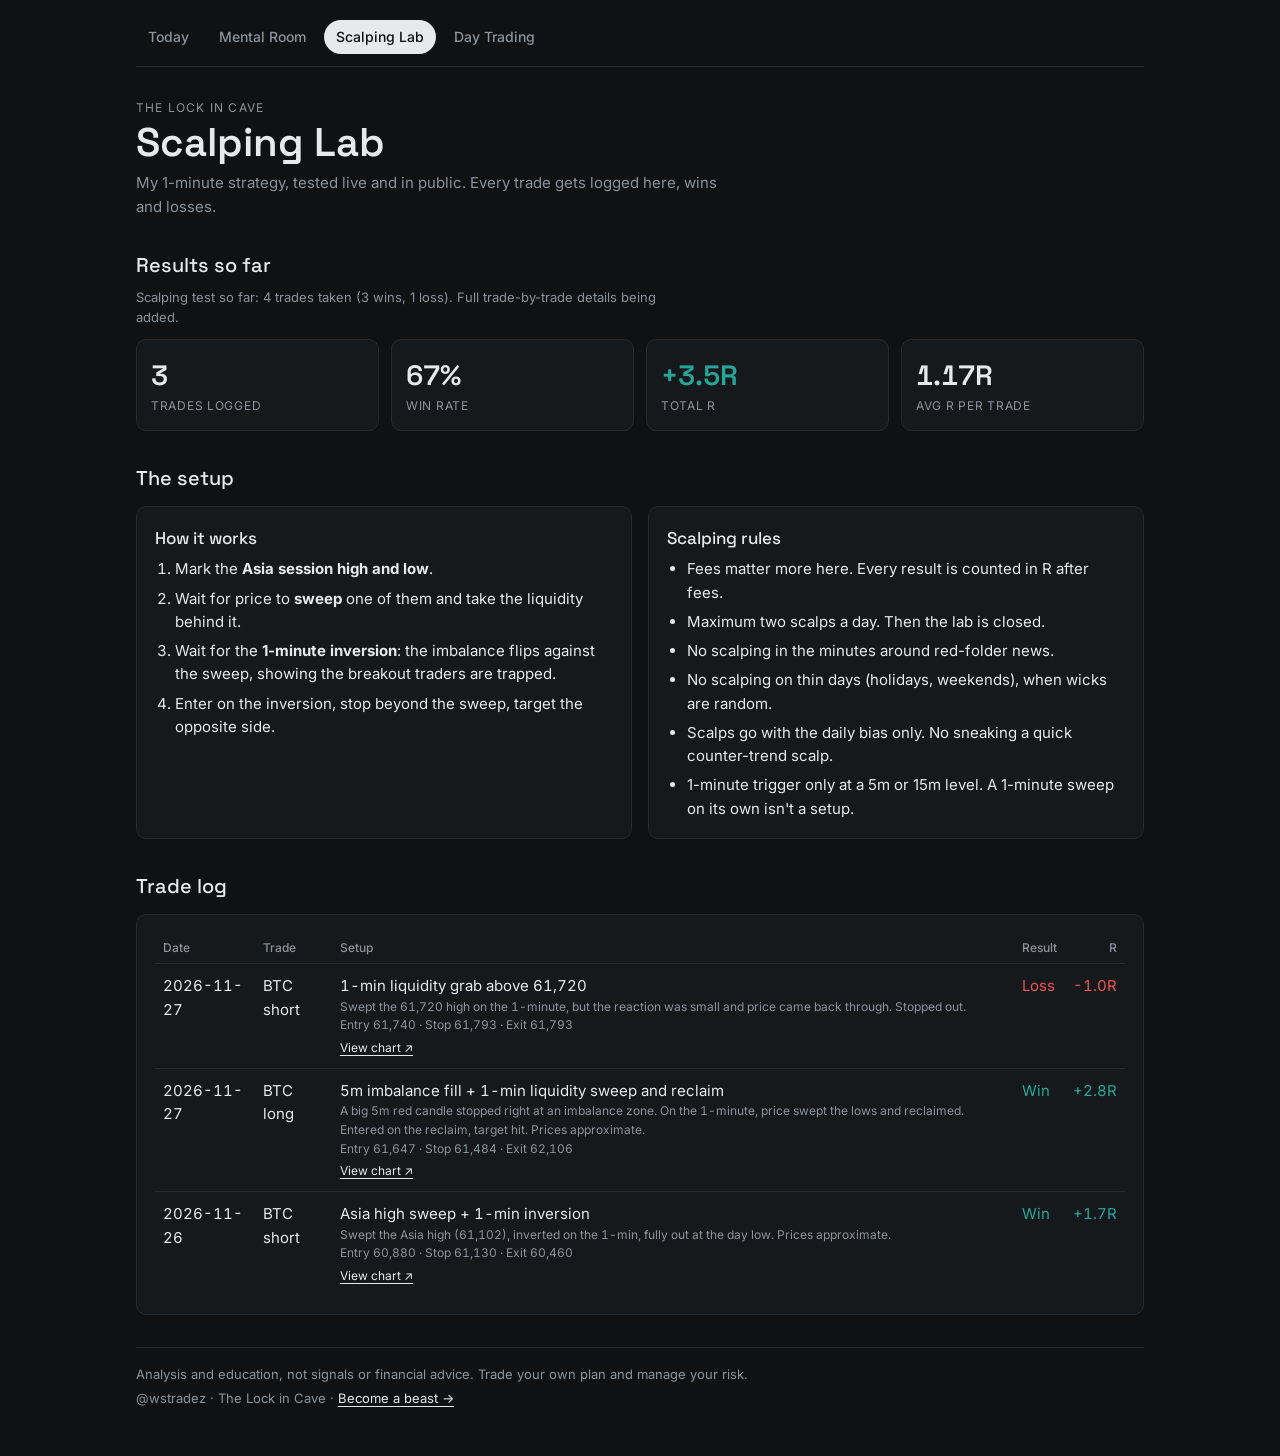
<file: scalping.html>
<!doctype html>
<html lang="en">
<head>
<meta charset="utf-8">
<meta name="viewport" content="width=device-width, initial-scale=1">
<title>Scalping Lab · The Lock in Cave</title>
<link rel="preconnect" href="https://fonts.googleapis.com">
<link href="https://fonts.googleapis.com/css2?family=Inter:wght@400;500;600&family=Space+Grotesk:wght@500;600&display=swap" rel="stylesheet">
<link rel="stylesheet" href="assets/site.css">
</head><body><div class="wrap">
<nav class="nav" aria-label="Sections"><a href="index.html">Today</a><a href="mental.html">Mental Room</a><a href="scalping.html" aria-current="page">Scalping Lab</a><a href="day-trading.html">Day Trading</a></nav>
  <header>
    <div class="kicker">The Lock in Cave</div>
    <h1>Scalping Lab</h1>
    <p class="sub">My 1-minute strategy, tested live and in public. Every trade gets logged here, wins and losses.</p>
  </header>

  <section>
    <h2>Results so far</h2>
    <p class="note" id="log-note" hidden></p>
    <div class="stats" id="stats"></div>
  </section>

  <section>
    <h2>The setup</h2>
    <div class="grid">
      <div class="card">
        <h3>How it works</h3>
        <ol class="steps">
          <li>Mark the <b>Asia session high and low</b>.</li>
          <li>Wait for price to <b>sweep</b> one of them and take the liquidity behind it.</li>
          <li>Wait for the <b>1-minute inversion</b>: the imbalance flips against the sweep, showing the breakout traders are trapped.</li>
          <li>Enter on the inversion, stop beyond the sweep, target the opposite side.</li>
        </ol>
      </div>
      <div class="card">
        <h3>Scalping rules</h3>
        <ul class="list">
          <li>Fees matter more here. Every result is counted in R after fees.</li>
          <li>Maximum two scalps a day. Then the lab is closed.</li>
          <li>No scalping in the minutes around red-folder news.</li>
          <li>No scalping on thin days (holidays, weekends), when wicks are random.</li>
          <li>Scalps go with the daily bias only. No sneaking a quick counter-trend scalp.</li>
          <li>1-minute trigger only at a 5m or 15m level. A 1-minute sweep on its own isn't a setup.</li>
        </ul>
      </div>
    </div>
  </section>

  <section>
    <h2>Trade log</h2>
    <div class="card scroll">
      <table>
        <thead><tr><th>Date</th><th>Trade</th><th>Setup</th><th>Result</th><th class="num">R</th></tr></thead>
        <tbody id="log"></tbody>
      </table>
      <p class="muted" id="log-empty" hidden>Trades will appear here as they're logged.</p>
    </div>
  </section>

  <footer>
    <p>Analysis and education, not signals or financial advice. Trade your own plan and manage your risk.</p>
    <p>@wstradez · The Lock in Cave · <a href="https://t.me/beasttrader03" target="_blank" rel="noopener">Become a beast →</a></p>
  </footer>
</div><script src="assets/trades.js"></script><script>renderTrades("scalp");</script></body></html>
</file>
<file: assets/site.css>
:root{--bg:#0f1113;--panel:#16191c;--line:#262a2f;--fg:#e8e9ea;--muted:#8c939b;--up:#26a69a;--down:#ef5350;--warn:#d9a441;--display:"Space Grotesk",system-ui,sans-serif;--body:"Inter",system-ui,sans-serif}
*{box-sizing:border-box}
body{margin:0;background:var(--bg);color:var(--fg);font:15px/1.55 var(--body)}
.wrap{max-width:1040px;margin:0 auto;padding:20px max(16px,env(safe-area-inset-left)) 48px max(16px,env(safe-area-inset-right));display:grid;gap:32px}
.nav{display:flex;gap:6px;flex-wrap:wrap;border-bottom:1px solid var(--line);padding-bottom:12px}
.nav a{color:var(--muted);text-decoration:none;font-size:14px;font-weight:500;padding:6px 12px;border-radius:999px}
.nav a:hover{color:var(--fg)}
.nav a[aria-current="page"]{color:var(--bg);background:var(--fg)}
.kicker{font-size:12px;letter-spacing:.1em;text-transform:uppercase;color:var(--muted)}
h1{font-family:var(--display);font-weight:600;font-size:clamp(28px,5vw,40px);margin:4px 0 0;line-height:1.1}
h2{font-family:var(--display);font-weight:500;font-size:20px;margin:0 0 12px}
h3{font-family:var(--display);font-weight:500;font-size:17px;margin:0 0 6px}
.sub{color:var(--muted);margin:6px 0 0;max-width:65ch}
.note{color:var(--muted);font-size:13px;margin:-6px 0 12px;max-width:65ch}
.grid{display:grid;gap:16px;grid-template-columns:repeat(auto-fit,minmax(280px,1fr))}
.card{background:var(--panel);border:1px solid var(--line);border-radius:10px;padding:18px;min-width:0}
.card p{margin:0 0 10px}.card p:last-child{margin-bottom:0}
.muted{color:var(--muted)}
a{color:var(--fg);text-underline-offset:3px}
.tg{display:inline-block;margin-top:14px;padding:10px 20px;border-radius:999px;background:#229ED9;color:#fff;text-decoration:none;font-weight:600;font-size:14px}
table{width:100%;border-collapse:collapse;font-variant-numeric:tabular-nums}
th{text-align:left;font-size:12px;font-weight:500;color:var(--muted);padding:6px 8px;border-bottom:1px solid var(--line);white-space:nowrap}
td{padding:10px 8px;border-bottom:1px solid var(--line);vertical-align:top}
tr:last-child td{border-bottom:0}
.num{text-align:right;white-space:nowrap}
.scroll{overflow-x:auto}
.up{color:var(--up)}.down{color:var(--down)}.warn{color:var(--warn)}
ol.steps,ul.list{margin:0;padding-left:20px;display:grid;gap:6px}
.stats{display:grid;gap:12px;grid-template-columns:repeat(auto-fit,minmax(140px,1fr))}
.stat{background:var(--panel);border:1px solid var(--line);border-radius:10px;padding:14px}
.stat .v{font-family:var(--display);font-size:28px;font-weight:600;font-variant-numeric:tabular-nums}
.stat .l{font-size:12px;color:var(--muted);text-transform:uppercase;letter-spacing:.06em}
button{font:inherit;cursor:pointer}
.btn{background:var(--fg);color:var(--bg);border:0;border-radius:999px;padding:10px 18px;font-weight:600}
.btn.ghost{background:transparent;color:var(--fg);border:1px solid var(--line)}
.btn:focus-visible,.nav a:focus-visible{outline:2px solid var(--warn);outline-offset:2px}
footer{border-top:1px solid var(--line);padding-top:16px;color:var(--muted);font-size:13px;display:grid;gap:4px}
footer p{margin:0}
[hidden]{display:none!important}
</file>
